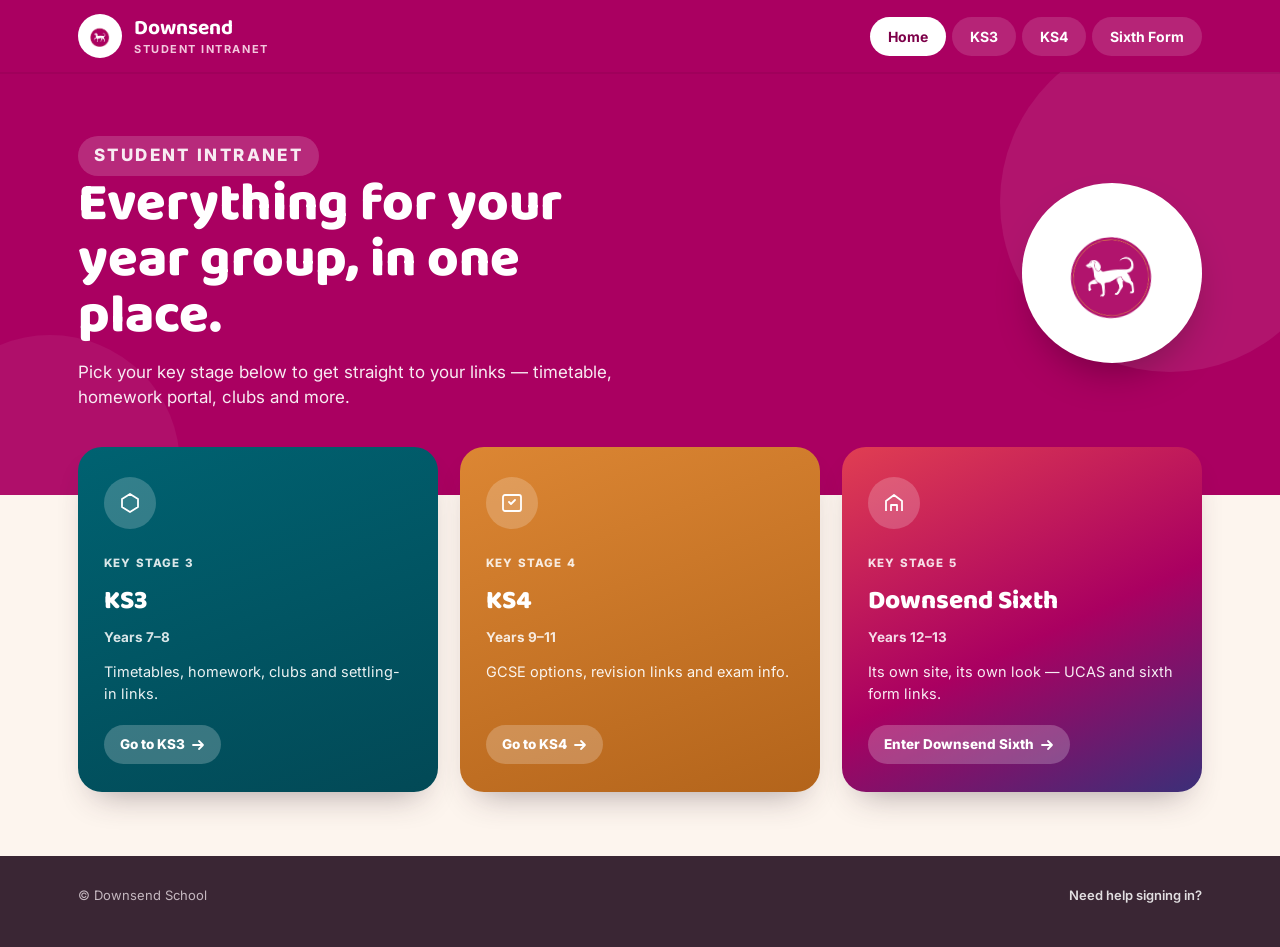
<file: index.html>
<!DOCTYPE html>
<html lang="en">
<head>
<meta charset="UTF-8">
<meta name="viewport" content="width=device-width, initial-scale=1.0">
<title>Downsend Intranet</title>
<link rel="stylesheet" href="assets/school.css">
</head>
<body>

<div class="topbar">
  <div class="topbar-inner">
    <a class="brand" href="index.html">
      <span class="badge-mini"><img src="assets/mascot-badge.png" alt=""></span>
      <span class="brand-word">Downsend
        <small>Student Intranet</small>
      </span>
    </a>
    <nav class="stage-nav" aria-label="Key stage">
      <a class="stage-pill current" href="index.html">Home</a>
      <a class="stage-pill" href="ks3.html">KS3</a>
      <a class="stage-pill" href="ks4.html">KS4</a>
      <a class="stage-pill" href="ks5.html">Sixth Form</a>
    </nav>
  </div>
</div>

<header class="hero">
  <div class="blob2"></div>
  <div class="wrap hero-inner">
    <div class="hero-copy">
      <p class="eyebrow">Student Intranet</p>
      <h1>Everything for your year group, in one place.</h1>
      <p>Pick your key stage below to get straight to your links — timetable, homework portal, clubs and more.</p>
    </div>
    <div class="hero-mascot"><img src="assets/mascot-badge.png" alt="Downsend School mascot"></div>
  </div>
</header>

<main class="wrap">
  <div class="stage-grid">

    <a class="stage-card ks3" href="ks3.html">
      <span class="icon-circle">
        <svg width="24" height="24" viewBox="0 0 24 24" fill="none"><path d="M12 3l8 5v8l-8 5-8-5V8l8-5z" stroke="#fff" stroke-width="1.8" stroke-linejoin="round"/></svg>
      </span>
      <span class="stage-badge">KEY STAGE 3</span>
      <h2>KS3</h2>
      <p class="years">Years 7–8</p>
      <p class="desc">Timetables, homework, clubs and settling-in links.</p>
      <span class="go">Go to KS3
        <svg width="14" height="14" viewBox="0 0 14 14" fill="none"><path d="M2 7h10M8 3l4 4-4 4" stroke="currentColor" stroke-width="1.8" stroke-linecap="round" stroke-linejoin="round"/></svg>
      </span>
    </a>

    <a class="stage-card ks4" href="ks4.html">
      <span class="icon-circle">
        <svg width="24" height="24" viewBox="0 0 24 24" fill="none"><path d="M9 11l2 2 4-4" stroke="#fff" stroke-width="1.8" stroke-linecap="round" stroke-linejoin="round"/><rect x="3" y="4" width="18" height="16" rx="2" stroke="#fff" stroke-width="1.8"/></svg>
      </span>
      <span class="stage-badge">KEY STAGE 4</span>
      <h2>KS4</h2>
      <p class="years">Years 9–11</p>
      <p class="desc">GCSE options, revision links and exam info.</p>
      <span class="go">Go to KS4
        <svg width="14" height="14" viewBox="0 0 14 14" fill="none"><path d="M2 7h10M8 3l4 4-4 4" stroke="currentColor" stroke-width="1.8" stroke-linecap="round" stroke-linejoin="round"/></svg>
      </span>
    </a>

    <a class="stage-card ks5" href="ks5.html">
      <span class="icon-circle">
        <svg width="24" height="24" viewBox="0 0 24 24" fill="none"><path d="M4 20V10l8-6 8 6v10M9 20v-6h6v6" stroke="#fff" stroke-width="1.8" stroke-linejoin="round"/></svg>
      </span>
      <span class="stage-badge">KEY STAGE 5</span>
      <h2>Downsend Sixth</h2>
      <p class="years">Years 12–13</p>
      <p class="desc">Its own site, its own look — UCAS and sixth form links.</p>
      <span class="go">Enter Downsend Sixth
        <svg width="14" height="14" viewBox="0 0 14 14" fill="none"><path d="M2 7h10M8 3l4 4-4 4" stroke="currentColor" stroke-width="1.8" stroke-linecap="round" stroke-linejoin="round"/></svg>
      </span>
    </a>

  </div>
</main>

<footer>
  <div class="wrap">
    <p>© Downsend School</p>
    <a href="#">Need help signing in?</a>
  </div>
</footer>

</body>
</html>
</file>
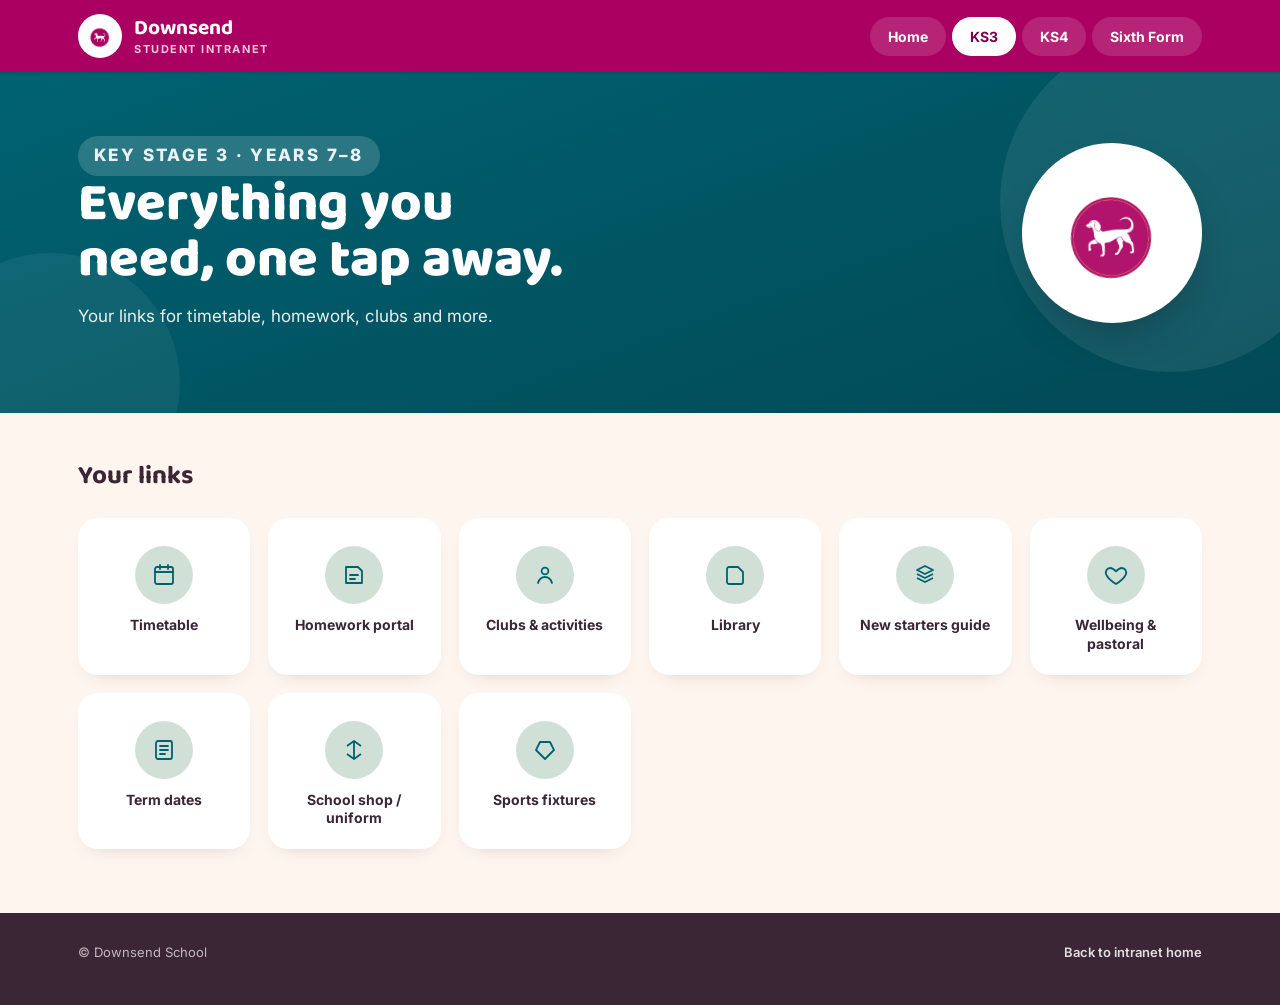
<file: ks3.html>
<!DOCTYPE html>
<html lang="en">
<head>
<meta charset="UTF-8">
<meta name="viewport" content="width=device-width, initial-scale=1.0">
<title>KS3 — Downsend Intranet</title>
<link rel="stylesheet" href="assets/school.css">
<style>
  :root{ --stage-accent:var(--teal); --stage-accent-soft:var(--sage); }
</style>
</head>
<body>

<div class="topbar">
  <div class="topbar-inner">
    <a class="brand" href="index.html">
      <span class="badge-mini"><img src="assets/mascot-badge.png" alt=""></span>
      <span class="brand-word">Downsend
        <small>Student Intranet</small>
      </span>
    </a>
    <nav class="stage-nav" aria-label="Key stage">
      <a class="stage-pill" href="index.html">Home</a>
      <a class="stage-pill current" href="ks3.html">KS3</a>
      <a class="stage-pill" href="ks4.html">KS4</a>
      <a class="stage-pill" href="ks5.html">Sixth Form</a>
    </nav>
  </div>
</div>

<header class="hero ks3-hero">
  <div class="blob2"></div>
  <div class="wrap hero-inner">
    <div class="hero-copy">
      <p class="eyebrow">Key Stage 3 · Years 7–8</p>
      <h1>Everything you need, one tap away.</h1>
      <p>Your links for timetable, homework, clubs and more.</p>
    </div>
    <div class="hero-mascot"><img src="assets/mascot-badge.png" alt="Downsend School mascot"></div>
  </div>
</header>

<main class="wrap">
  <section class="section" style="border-top:none;padding-top:44px;">
    <h2>Your links</h2>
    <div class="tile-grid">

      <a class="tile" href="#">
        <span class="icon-circle"><svg width="24" height="24" viewBox="0 0 24 24" fill="none"><rect x="3" y="4" width="18" height="17" rx="2" stroke="currentColor" stroke-width="1.8"/><path d="M3 9h18M8 2v4M16 2v4" stroke="currentColor" stroke-width="1.8" stroke-linecap="round"/></svg></span>
        <span>Timetable</span>
      </a>
      <a class="tile" href="#">
        <span class="icon-circle"><svg width="24" height="24" viewBox="0 0 24 24" fill="none"><path d="M4 4h12l4 4v12H4V4z" stroke="currentColor" stroke-width="1.8" stroke-linejoin="round"/><path d="M8 12h8M8 16h5" stroke="currentColor" stroke-width="1.8" stroke-linecap="round"/></svg></span>
        <span>Homework portal</span>
      </a>
      <a class="tile" href="#">
        <span class="icon-circle"><svg width="24" height="24" viewBox="0 0 24 24" fill="none"><circle cx="12" cy="8" r="3.4" stroke="currentColor" stroke-width="1.8"/><path d="M5 20c1.2-4 4-6 7-6s5.8 2 7 6" stroke="currentColor" stroke-width="1.8" stroke-linecap="round"/></svg></span>
        <span>Clubs &amp; activities</span>
      </a>
      <a class="tile" href="#">
        <span class="icon-circle"><svg width="24" height="24" viewBox="0 0 24 24" fill="none"><path d="M4 19V6a2 2 0 0 1 2-2h9l5 5v10a2 2 0 0 1-2 2H6a2 2 0 0 1-2-2z" stroke="currentColor" stroke-width="1.8" stroke-linejoin="round"/></svg></span>
        <span>Library</span>
      </a>
      <a class="tile" href="#">
        <span class="icon-circle"><svg width="24" height="24" viewBox="0 0 24 24" fill="none"><path d="M12 3l8 4-8 4-8-4 8-4zM4 11l8 4 8-4M4 15l8 4 8-4" stroke="currentColor" stroke-width="1.8" stroke-linejoin="round"/></svg></span>
        <span>New starters guide</span>
      </a>
      <a class="tile" href="#">
        <span class="icon-circle"><svg width="24" height="24" viewBox="0 0 24 24" fill="none"><path d="M12 21s-7-4.4-9.5-8.8C.7 8.7 2.6 5 6.3 5c2 0 3.4 1 5.7 3.3C14.3 6 15.7 5 17.7 5c3.7 0 5.6 3.7 3.8 7.2C19 16.6 12 21 12 21z" stroke="currentColor" stroke-width="1.8" stroke-linejoin="round"/></svg></span>
        <span>Wellbeing &amp; pastoral</span>
      </a>
      <a class="tile" href="#">
        <span class="icon-circle"><svg width="24" height="24" viewBox="0 0 24 24" fill="none"><rect x="4" y="3" width="16" height="18" rx="2" stroke="currentColor" stroke-width="1.8"/><path d="M8 8h8M8 12h8M8 16h5" stroke="currentColor" stroke-width="1.8" stroke-linecap="round"/></svg></span>
        <span>Term dates</span>
      </a>
      <a class="tile" href="#">
        <span class="icon-circle"><svg width="24" height="24" viewBox="0 0 24 24" fill="none"><path d="M12 3v18M5 8l7-5 7 5M5 16l7 5 7-5" stroke="currentColor" stroke-width="1.8" stroke-linejoin="round"/></svg></span>
        <span>School shop / uniform</span>
      </a>
      <a class="tile" href="#">
        <span class="icon-circle"><svg width="24" height="24" viewBox="0 0 24 24" fill="none"><path d="M3 12l4-8h10l4 8-9 9-9-9z" stroke="currentColor" stroke-width="1.8" stroke-linejoin="round"/></svg></span>
        <span>Sports fixtures</span>
      </a>

    </div>
  </section>
</main>

<footer>
  <div class="wrap">
    <p>© Downsend School</p>
    <a href="index.html">Back to intranet home</a>
  </div>
</footer>

</body>
</html>
</file>
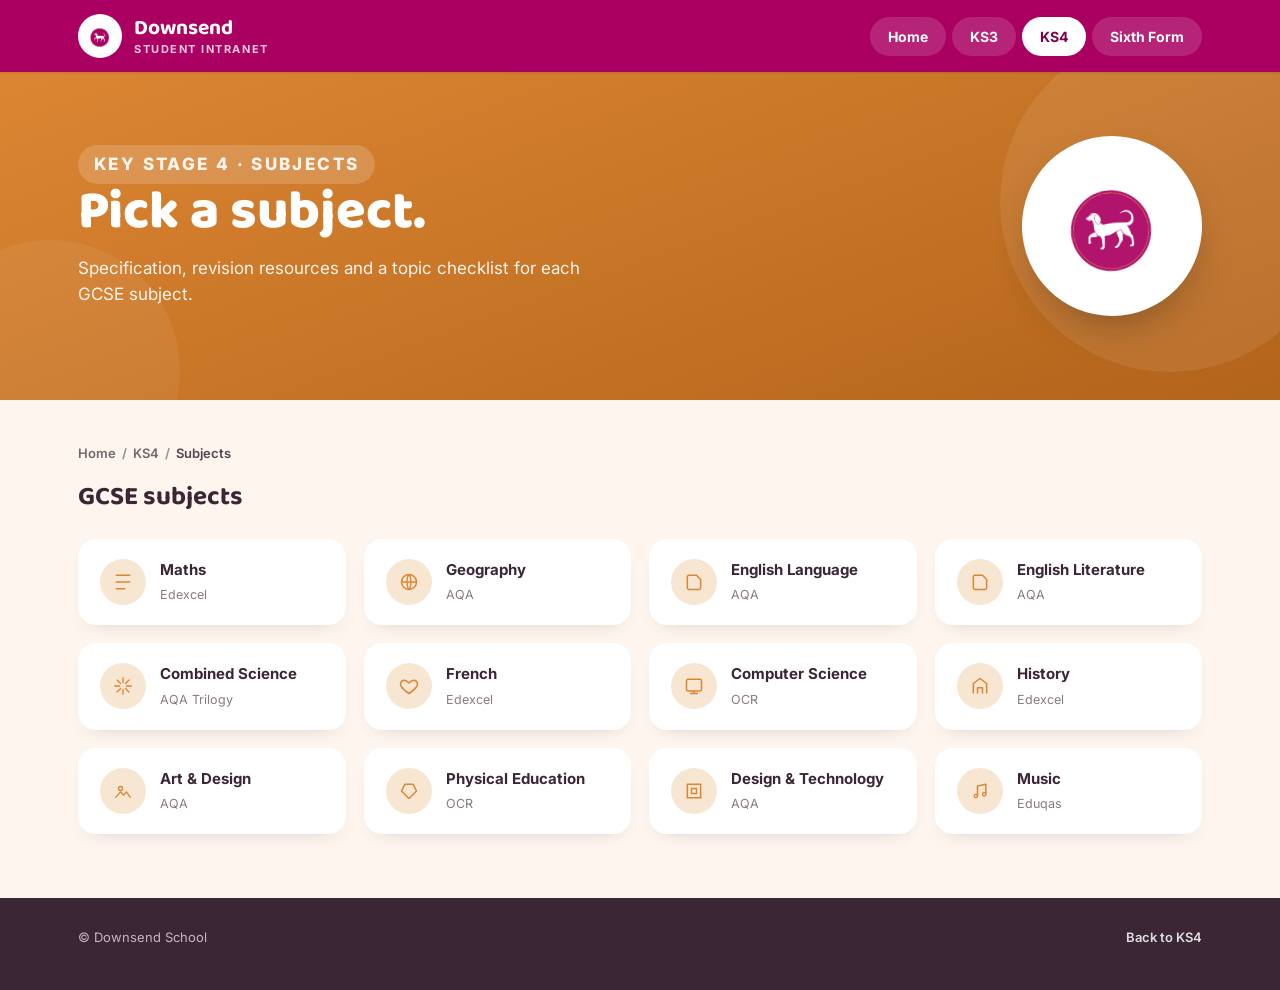
<file: ks4-subjects.html>
<!DOCTYPE html>
<html lang="en">
<head>
<meta charset="UTF-8">
<meta name="viewport" content="width=device-width, initial-scale=1.0">
<title>KS4 Subjects — Downsend Intranet</title>
<link rel="stylesheet" href="assets/school.css">
<style>
  :root{ --stage-accent:var(--amber); --stage-accent-soft:#f6e6d2; }
</style>
</head>
<body>

<div class="topbar">
  <div class="topbar-inner">
    <a class="brand" href="index.html">
      <span class="badge-mini"><img src="assets/mascot-badge.png" alt=""></span>
      <span class="brand-word">Downsend
        <small>Student Intranet</small>
      </span>
    </a>
    <nav class="stage-nav" aria-label="Key stage">
      <a class="stage-pill" href="index.html">Home</a>
      <a class="stage-pill" href="ks3.html">KS3</a>
      <a class="stage-pill current" href="ks4.html">KS4</a>
      <a class="stage-pill" href="ks5.html">Sixth Form</a>
    </nav>
  </div>
</div>

<header class="hero ks4-hero">
  <div class="blob2"></div>
  <div class="wrap hero-inner">
    <div class="hero-copy">
      <p class="eyebrow">Key Stage 4 · Subjects</p>
      <h1>Pick a subject.</h1>
      <p>Specification, revision resources and a topic checklist for each GCSE subject.</p>
    </div>
    <div class="hero-mascot"><img src="assets/mascot-badge.png" alt="Downsend School mascot"></div>
  </div>
</header>

<main class="wrap">
  <section class="section" style="border-top:none;padding-top:44px;">
    <p class="crumbs"><a href="index.html">Home</a><span class="sep">/</span><a href="ks4.html">KS4</a><span class="sep">/</span>Subjects</p>
    <h2>GCSE subjects</h2>
    <div class="tile-grid" style="grid-template-columns:repeat(auto-fill,minmax(220px,1fr));">

      <a class="subject-tile" href="subjects/maths.html">
        <span class="icon-circle"><svg width="20" height="20" viewBox="0 0 24 24" fill="none"><path d="M4 4h16M4 12h16M4 20h10" stroke="currentColor" stroke-width="1.8" stroke-linecap="round"/></svg></span>
        <span><strong>Maths</strong><span class="exam-board">Edexcel</span></span>
      </a>
      <a class="subject-tile" href="subjects/geography.html">
        <span class="icon-circle"><svg width="20" height="20" viewBox="0 0 24 24" fill="none"><circle cx="12" cy="12" r="9" stroke="currentColor" stroke-width="1.8"/><path d="M3 12h18M12 3c3 3 3 15 0 18M12 3c-3 3-3 15 0 18" stroke="currentColor" stroke-width="1.6"/></svg></span>
        <span><strong>Geography</strong><span class="exam-board">AQA</span></span>
      </a>
      <a class="subject-tile" href="#">
        <span class="icon-circle"><svg width="20" height="20" viewBox="0 0 24 24" fill="none"><path d="M4 19V6a2 2 0 0 1 2-2h9l5 5v10a2 2 0 0 1-2 2H6a2 2 0 0 1-2-2z" stroke="currentColor" stroke-width="1.8" stroke-linejoin="round"/></svg></span>
        <span><strong>English Language</strong><span class="exam-board">AQA</span></span>
      </a>
      <a class="subject-tile" href="#">
        <span class="icon-circle"><svg width="20" height="20" viewBox="0 0 24 24" fill="none"><path d="M4 19V6a2 2 0 0 1 2-2h9l5 5v10a2 2 0 0 1-2 2H6a2 2 0 0 1-2-2z" stroke="currentColor" stroke-width="1.8" stroke-linejoin="round"/></svg></span>
        <span><strong>English Literature</strong><span class="exam-board">AQA</span></span>
      </a>
      <a class="subject-tile" href="#">
        <span class="icon-circle"><svg width="20" height="20" viewBox="0 0 24 24" fill="none"><path d="M12 2v6M12 16v6M4.9 4.9l4.2 4.2M15 15l4.2 4.2M2 12h6M16 12h6M4.9 19.1l4.2-4.2M15 9l4.2-4.2" stroke="currentColor" stroke-width="1.6" stroke-linecap="round"/></svg></span>
        <span><strong>Combined Science</strong><span class="exam-board">AQA Trilogy</span></span>
      </a>
      <a class="subject-tile" href="#">
        <span class="icon-circle"><svg width="20" height="20" viewBox="0 0 24 24" fill="none"><path d="M12 21s-7-4.4-9.5-8.8C.7 8.7 2.6 5 6.3 5c2 0 3.4 1 5.7 3.3C14.3 6 15.7 5 17.7 5c3.7 0 5.6 3.7 3.8 7.2C19 16.6 12 21 12 21z" stroke="currentColor" stroke-width="1.8" stroke-linejoin="round"/></svg></span>
        <span><strong>French</strong><span class="exam-board">Edexcel</span></span>
      </a>
      <a class="subject-tile" href="#">
        <span class="icon-circle"><svg width="20" height="20" viewBox="0 0 24 24" fill="none"><rect x="3" y="4" width="18" height="14" rx="2" stroke="currentColor" stroke-width="1.8"/><path d="M8 21h8M12 18v3" stroke="currentColor" stroke-width="1.8" stroke-linecap="round"/></svg></span>
        <span><strong>Computer Science</strong><span class="exam-board">OCR</span></span>
      </a>
      <a class="subject-tile" href="#">
        <span class="icon-circle"><svg width="20" height="20" viewBox="0 0 24 24" fill="none"><path d="M4 21V9l8-6 8 6v12M9 21v-7h6v7" stroke="currentColor" stroke-width="1.8" stroke-linejoin="round"/></svg></span>
        <span><strong>History</strong><span class="exam-board">Edexcel</span></span>
      </a>
      <a class="subject-tile" href="#">
        <span class="icon-circle"><svg width="20" height="20" viewBox="0 0 24 24" fill="none"><circle cx="9" cy="9" r="2.4" stroke="currentColor" stroke-width="1.6"/><path d="M3 20l6-7 4 4 3-4 5 7" stroke="currentColor" stroke-width="1.6" stroke-linejoin="round"/></svg></span>
        <span><strong>Art &amp; Design</strong><span class="exam-board">AQA</span></span>
      </a>
      <a class="subject-tile" href="#">
        <span class="icon-circle"><svg width="20" height="20" viewBox="0 0 24 24" fill="none"><path d="M3 12l4-8h10l4 8-9 9-9-9z" stroke="currentColor" stroke-width="1.8" stroke-linejoin="round"/></svg></span>
        <span><strong>Physical Education</strong><span class="exam-board">OCR</span></span>
      </a>
      <a class="subject-tile" href="#">
        <span class="icon-circle"><svg width="20" height="20" viewBox="0 0 24 24" fill="none"><path d="M4 4h16v16H4z" stroke="currentColor" stroke-width="1.8"/><path d="M9 9h6v6H9z" stroke="currentColor" stroke-width="1.6"/></svg></span>
        <span><strong>Design &amp; Technology</strong><span class="exam-board">AQA</span></span>
      </a>
      <a class="subject-tile" href="#">
        <span class="icon-circle"><svg width="20" height="20" viewBox="0 0 24 24" fill="none"><path d="M9 18V6l10-2v12" stroke="currentColor" stroke-width="1.8" stroke-linejoin="round"/><circle cx="7" cy="18" r="2" stroke="currentColor" stroke-width="1.6"/><circle cx="17" cy="16" r="2" stroke="currentColor" stroke-width="1.6"/></svg></span>
        <span><strong>Music</strong><span class="exam-board">Eduqas</span></span>
      </a>

    </div>
  </section>
</main>

<footer>
  <div class="wrap">
    <p>© Downsend School</p>
    <a href="ks4.html">Back to KS4</a>
  </div>
</footer>

</body>
</html>
</file>
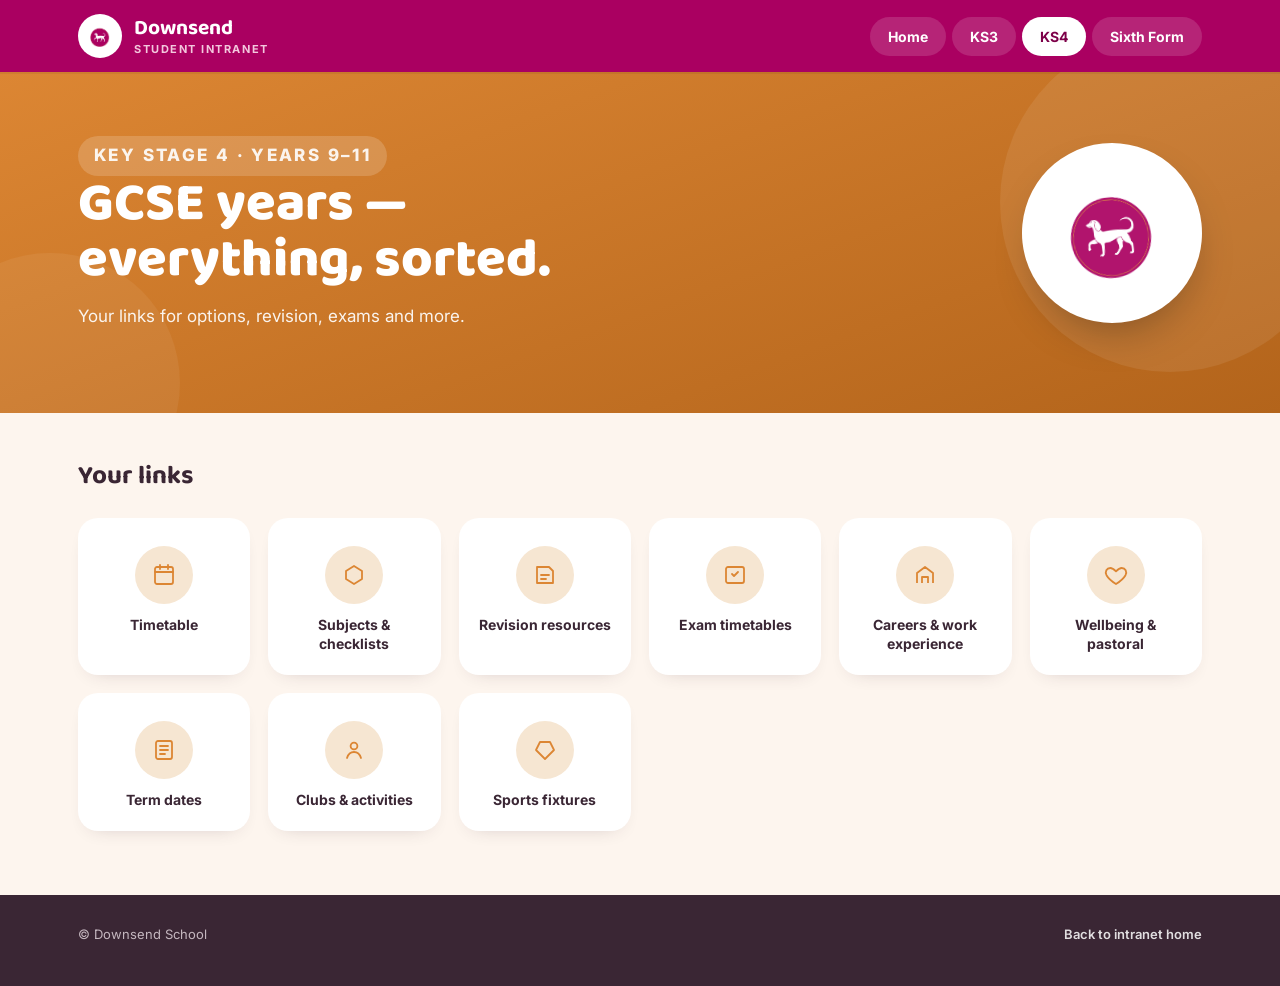
<file: ks4.html>
<!DOCTYPE html>
<html lang="en">
<head>
<meta charset="UTF-8">
<meta name="viewport" content="width=device-width, initial-scale=1.0">
<title>KS4 — Downsend Intranet</title>
<link rel="stylesheet" href="assets/school.css">
<style>
  :root{ --stage-accent:var(--amber); --stage-accent-soft:#f6e6d2; }
</style>
</head>
<body>

<div class="topbar">
  <div class="topbar-inner">
    <a class="brand" href="index.html">
      <span class="badge-mini"><img src="assets/mascot-badge.png" alt=""></span>
      <span class="brand-word">Downsend
        <small>Student Intranet</small>
      </span>
    </a>
    <nav class="stage-nav" aria-label="Key stage">
      <a class="stage-pill" href="index.html">Home</a>
      <a class="stage-pill" href="ks3.html">KS3</a>
      <a class="stage-pill current" href="ks4.html">KS4</a>
      <a class="stage-pill" href="ks5.html">Sixth Form</a>
    </nav>
  </div>
</div>

<header class="hero ks4-hero">
  <div class="blob2"></div>
  <div class="wrap hero-inner">
    <div class="hero-copy">
      <p class="eyebrow">Key Stage 4 · Years 9–11</p>
      <h1>GCSE years — everything, sorted.</h1>
      <p>Your links for options, revision, exams and more.</p>
    </div>
    <div class="hero-mascot"><img src="assets/mascot-badge.png" alt="Downsend School mascot"></div>
  </div>
</header>

<main class="wrap">
  <section class="section" style="border-top:none;padding-top:44px;">
    <h2>Your links</h2>
    <div class="tile-grid">

      <a class="tile" href="#">
        <span class="icon-circle"><svg width="24" height="24" viewBox="0 0 24 24" fill="none"><rect x="3" y="4" width="18" height="17" rx="2" stroke="currentColor" stroke-width="1.8"/><path d="M3 9h18M8 2v4M16 2v4" stroke="currentColor" stroke-width="1.8" stroke-linecap="round"/></svg></span>
        <span>Timetable</span>
      </a>
      <a class="tile" href="ks4-subjects.html">
        <span class="icon-circle"><svg width="24" height="24" viewBox="0 0 24 24" fill="none"><path d="M12 3l8 5v8l-8 5-8-5V8l8-5z" stroke="currentColor" stroke-width="1.8" stroke-linejoin="round"/></svg></span>
        <span>Subjects &amp; checklists</span>
      </a>
      <a class="tile" href="#">
        <span class="icon-circle"><svg width="24" height="24" viewBox="0 0 24 24" fill="none"><path d="M4 4h12l4 4v12H4V4z" stroke="currentColor" stroke-width="1.8" stroke-linejoin="round"/><path d="M8 12h8M8 16h5" stroke="currentColor" stroke-width="1.8" stroke-linecap="round"/></svg></span>
        <span>Revision resources</span>
      </a>
      <a class="tile" href="#">
        <span class="icon-circle"><svg width="24" height="24" viewBox="0 0 24 24" fill="none"><path d="M9 11l2 2 4-4" stroke="currentColor" stroke-width="1.8" stroke-linecap="round" stroke-linejoin="round"/><rect x="3" y="4" width="18" height="16" rx="2" stroke="currentColor" stroke-width="1.8"/></svg></span>
        <span>Exam timetables</span>
      </a>
      <a class="tile" href="#">
        <span class="icon-circle"><svg width="24" height="24" viewBox="0 0 24 24" fill="none"><path d="M4 20V10l8-6 8 6v10M9 20v-6h6v6" stroke="currentColor" stroke-width="1.8" stroke-linejoin="round"/></svg></span>
        <span>Careers &amp; work experience</span>
      </a>
      <a class="tile" href="#">
        <span class="icon-circle"><svg width="24" height="24" viewBox="0 0 24 24" fill="none"><path d="M12 21s-7-4.4-9.5-8.8C.7 8.7 2.6 5 6.3 5c2 0 3.4 1 5.7 3.3C14.3 6 15.7 5 17.7 5c3.7 0 5.6 3.7 3.8 7.2C19 16.6 12 21 12 21z" stroke="currentColor" stroke-width="1.8" stroke-linejoin="round"/></svg></span>
        <span>Wellbeing &amp; pastoral</span>
      </a>
      <a class="tile" href="#">
        <span class="icon-circle"><svg width="24" height="24" viewBox="0 0 24 24" fill="none"><rect x="4" y="3" width="16" height="18" rx="2" stroke="currentColor" stroke-width="1.8"/><path d="M8 8h8M8 12h8M8 16h5" stroke="currentColor" stroke-width="1.8" stroke-linecap="round"/></svg></span>
        <span>Term dates</span>
      </a>
      <a class="tile" href="#">
        <span class="icon-circle"><svg width="24" height="24" viewBox="0 0 24 24" fill="none"><circle cx="12" cy="8" r="3.4" stroke="currentColor" stroke-width="1.8"/><path d="M5 20c1.2-4 4-6 7-6s5.8 2 7 6" stroke="currentColor" stroke-width="1.8" stroke-linecap="round"/></svg></span>
        <span>Clubs &amp; activities</span>
      </a>
      <a class="tile" href="#">
        <span class="icon-circle"><svg width="24" height="24" viewBox="0 0 24 24" fill="none"><path d="M3 12l4-8h10l4 8-9 9-9-9z" stroke="currentColor" stroke-width="1.8" stroke-linejoin="round"/></svg></span>
        <span>Sports fixtures</span>
      </a>

    </div>
  </section>
</main>

<footer>
  <div class="wrap">
    <p>© Downsend School</p>
    <a href="index.html">Back to intranet home</a>
  </div>
</footer>

</body>
</html>
</file>
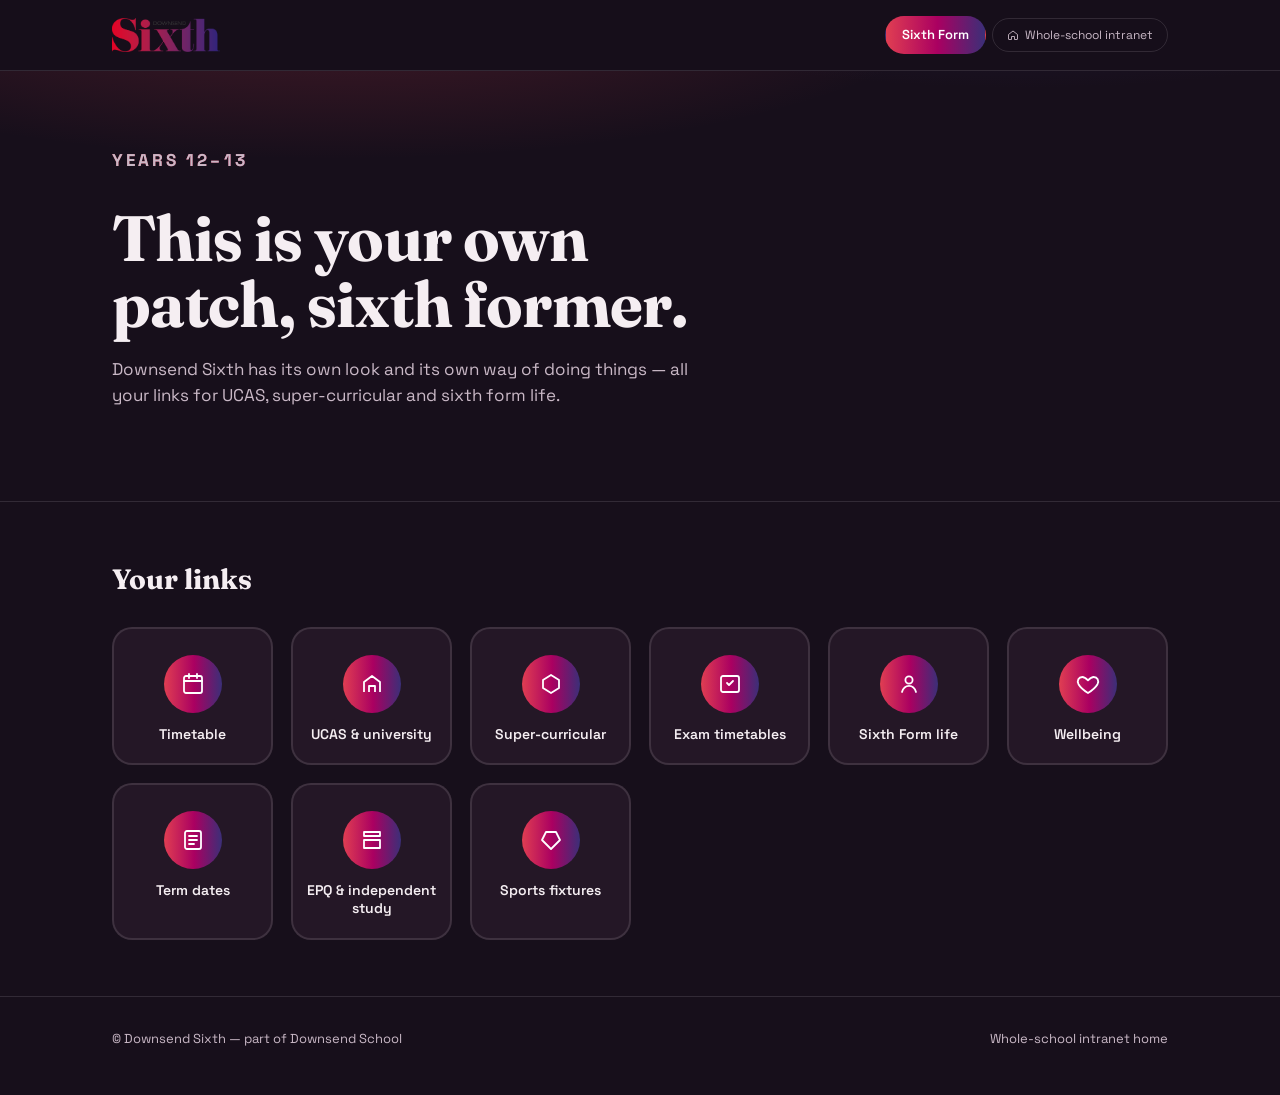
<file: ks5.html>
<!DOCTYPE html>
<html lang="en">
<head>
<meta charset="UTF-8">
<meta name="viewport" content="width=device-width, initial-scale=1.0">
<title>Downsend Sixth</title>
<link rel="stylesheet" href="assets/sixth.css">
</head>
<body>

<div class="topbar">
  <div class="topbar-inner">
    <a class="brand" href="ks5.html">
      <img src="assets/sixth-logo.png" alt="Downsend Sixth logo">
    </a>
    <nav class="stage-nav" aria-label="Key stage">
      <a class="stage-pill current" href="ks5.html">Sixth Form</a>
      <a class="parent-link" href="index.html">
        <svg width="12" height="12" viewBox="0 0 24 24" fill="none"><path d="M3 11l9-7 9 7v9a1 1 0 0 1-1 1h-5v-6H9v6H4a1 1 0 0 1-1-1v-9z" stroke="currentColor" stroke-width="1.8" stroke-linejoin="round"/></svg>
        Whole-school intranet
      </a>
    </nav>
  </div>
</div>

<header class="hero">
  <div class="wrap hero-inner">
    <p class="eyebrow">Years 12–13</p>
    <h1>This is your own patch, sixth former.</h1>
    <p>Downsend Sixth has its own look and its own way of doing things — all your links for UCAS, super-curricular and sixth form life.</p>
  </div>
</header>

<main class="wrap">
  <section class="section" style="border-top:none;">
    <div class="section-head"><h2>Your links</h2></div>
    <div class="tile-grid">

      <a class="tile" href="#">
        <span class="icon-circle"><svg width="24" height="24" viewBox="0 0 24 24" fill="none"><rect x="3" y="4" width="18" height="17" rx="2" stroke="#fff" stroke-width="1.8"/><path d="M3 9h18M8 2v4M16 2v4" stroke="#fff" stroke-width="1.8" stroke-linecap="round"/></svg></span>
        <span>Timetable</span>
      </a>
      <a class="tile" href="#">
        <span class="icon-circle"><svg width="24" height="24" viewBox="0 0 24 24" fill="none"><path d="M4 20V10l8-6 8 6v10M9 20v-6h6v6" stroke="#fff" stroke-width="1.8" stroke-linejoin="round"/></svg></span>
        <span>UCAS &amp; university</span>
      </a>
      <a class="tile" href="#">
        <span class="icon-circle"><svg width="24" height="24" viewBox="0 0 24 24" fill="none"><path d="M12 3l8 5v8l-8 5-8-5V8l8-5z" stroke="#fff" stroke-width="1.8" stroke-linejoin="round"/></svg></span>
        <span>Super-curricular</span>
      </a>
      <a class="tile" href="#">
        <span class="icon-circle"><svg width="24" height="24" viewBox="0 0 24 24" fill="none"><path d="M9 11l2 2 4-4" stroke="#fff" stroke-width="1.8" stroke-linecap="round" stroke-linejoin="round"/><rect x="3" y="4" width="18" height="16" rx="2" stroke="#fff" stroke-width="1.8"/></svg></span>
        <span>Exam timetables</span>
      </a>
      <a class="tile" href="#">
        <span class="icon-circle"><svg width="24" height="24" viewBox="0 0 24 24" fill="none"><circle cx="12" cy="8" r="3.6" stroke="#fff" stroke-width="1.8"/><path d="M5 20c1.2-4.2 4-6.2 7-6.2s5.8 2 7 6.2" stroke="#fff" stroke-width="1.8" stroke-linecap="round"/></svg></span>
        <span>Sixth Form life</span>
      </a>
      <a class="tile" href="#">
        <span class="icon-circle"><svg width="24" height="24" viewBox="0 0 24 24" fill="none"><path d="M12 21s-7-4.4-9.5-8.8C.7 8.7 2.6 5 6.3 5c2 0 3.4 1 5.7 3.3C14.3 6 15.7 5 17.7 5c3.7 0 5.6 3.7 3.8 7.2C19 16.6 12 21 12 21z" stroke="#fff" stroke-width="1.8" stroke-linejoin="round"/></svg></span>
        <span>Wellbeing</span>
      </a>
      <a class="tile" href="#">
        <span class="icon-circle"><svg width="24" height="24" viewBox="0 0 24 24" fill="none"><rect x="4" y="3" width="16" height="18" rx="2" stroke="#fff" stroke-width="1.8"/><path d="M8 8h8M8 12h8M8 16h5" stroke="#fff" stroke-width="1.8" stroke-linecap="round"/></svg></span>
        <span>Term dates</span>
      </a>
      <a class="tile" href="#">
        <span class="icon-circle"><svg width="24" height="24" viewBox="0 0 24 24" fill="none"><path d="M4 4h16v4H4zM4 12h16v8H4z" stroke="#fff" stroke-width="1.8" stroke-linejoin="round"/></svg></span>
        <span>EPQ &amp; independent study</span>
      </a>
      <a class="tile" href="#">
        <span class="icon-circle"><svg width="24" height="24" viewBox="0 0 24 24" fill="none"><path d="M3 12l4-8h10l4 8-9 9-9-9z" stroke="#fff" stroke-width="1.8" stroke-linejoin="round"/></svg></span>
        <span>Sports fixtures</span>
      </a>

    </div>
  </section>
</main>

<footer>
  <div class="wrap">
    <p>© Downsend Sixth — part of Downsend School</p>
    <a href="index.html">Whole-school intranet home</a>
  </div>
</footer>

</body>
</html>
</file>
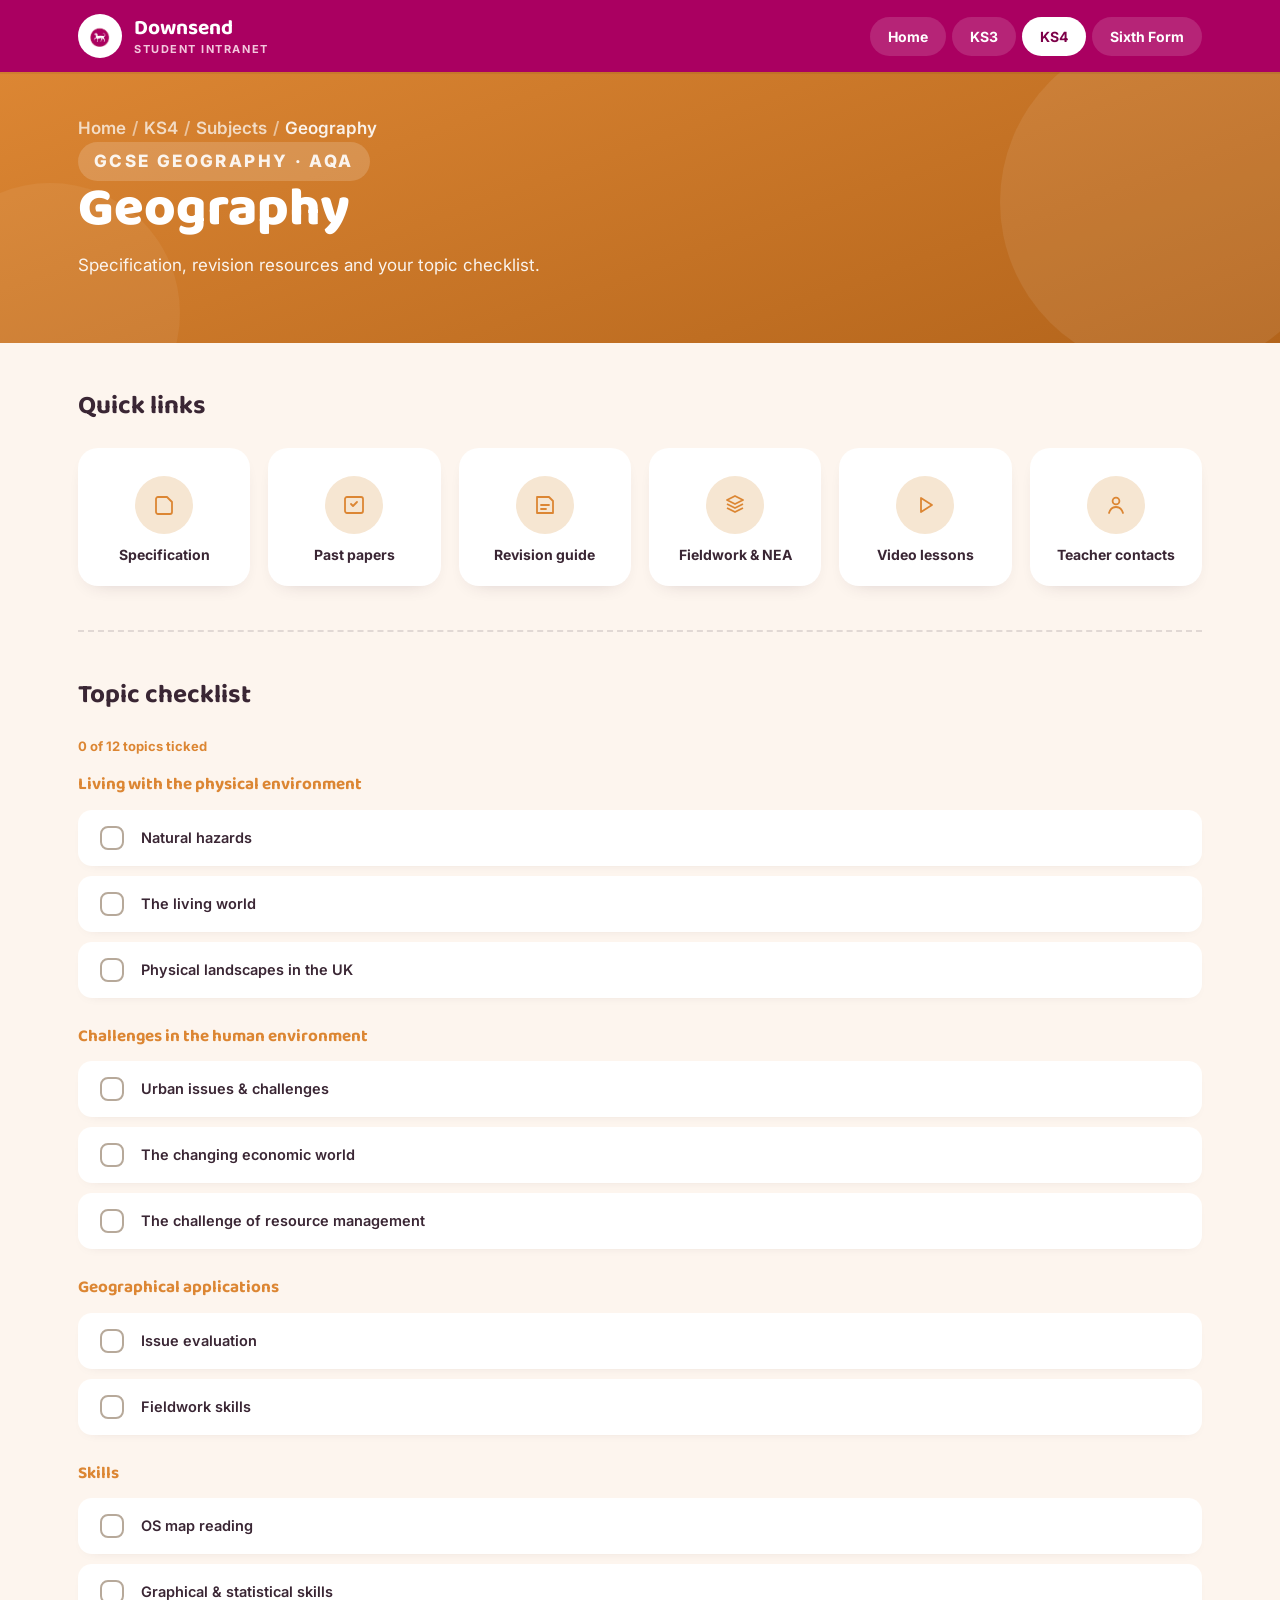
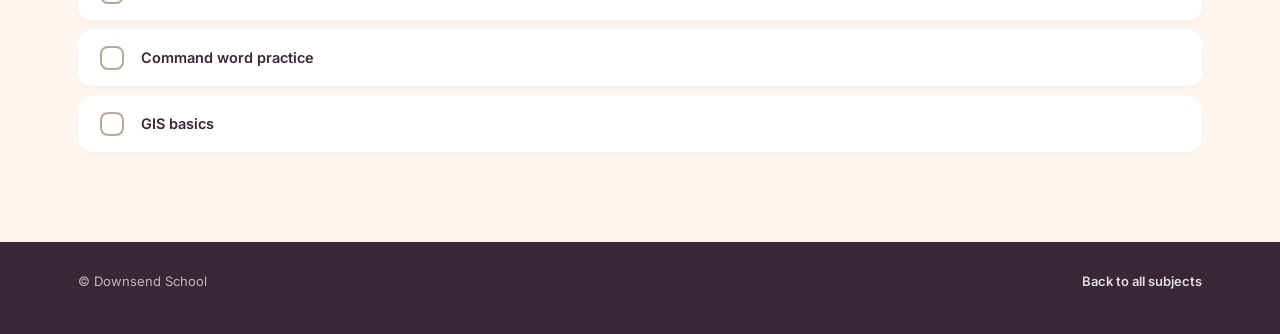
<file: subjects/geography.html>
<!DOCTYPE html>
<html lang="en">
<head>
<meta charset="UTF-8">
<meta name="viewport" content="width=device-width, initial-scale=1.0">
<title>Geography — KS4 — Downsend Intranet</title>
<link rel="stylesheet" href="../assets/school.css">
<style>
  :root{ --stage-accent:var(--amber); --stage-accent-soft:#f6e6d2; }
</style>
</head>
<body>

<div class="topbar">
  <div class="topbar-inner">
    <a class="brand" href="../index.html">
      <span class="badge-mini"><img src="../assets/mascot-badge.png" alt=""></span>
      <span class="brand-word">Downsend
        <small>Student Intranet</small>
      </span>
    </a>
    <nav class="stage-nav" aria-label="Key stage">
      <a class="stage-pill" href="../index.html">Home</a>
      <a class="stage-pill" href="../ks3.html">KS3</a>
      <a class="stage-pill current" href="../ks4.html">KS4</a>
      <a class="stage-pill" href="../ks5.html">Sixth Form</a>
    </nav>
  </div>
</div>

<header class="hero ks4-hero" style="padding:44px 0 64px;">
  <div class="blob2"></div>
  <div class="wrap hero-inner">
    <div class="hero-copy">
      <p class="crumbs" style="color:#fff;opacity:0.9;"><a href="../index.html">Home</a><span class="sep">/</span><a href="../ks4.html">KS4</a><span class="sep">/</span><a href="../ks4-subjects.html">Subjects</a><span class="sep">/</span>Geography</p>
      <p class="eyebrow">GCSE Geography · AQA</p>
      <h1>Geography</h1>
      <p>Specification, revision resources and your topic checklist.</p>
    </div>
  </div>
</header>

<main class="wrap">

  <section class="section" style="border-top:none;padding-top:44px;">
    <h2>Quick links</h2>
    <div class="tile-grid">
      <a class="tile" href="#">
        <span class="icon-circle"><svg width="24" height="24" viewBox="0 0 24 24" fill="none"><path d="M4 19V6a2 2 0 0 1 2-2h9l5 5v10a2 2 0 0 1-2 2H6a2 2 0 0 1-2-2z" stroke="currentColor" stroke-width="1.8" stroke-linejoin="round"/></svg></span>
        <span>Specification</span>
      </a>
      <a class="tile" href="#">
        <span class="icon-circle"><svg width="24" height="24" viewBox="0 0 24 24" fill="none"><path d="M9 11l2 2 4-4" stroke="currentColor" stroke-width="1.8" stroke-linecap="round" stroke-linejoin="round"/><rect x="3" y="4" width="18" height="16" rx="2" stroke="currentColor" stroke-width="1.8"/></svg></span>
        <span>Past papers</span>
      </a>
      <a class="tile" href="#">
        <span class="icon-circle"><svg width="24" height="24" viewBox="0 0 24 24" fill="none"><path d="M4 4h12l4 4v12H4V4z" stroke="currentColor" stroke-width="1.8" stroke-linejoin="round"/><path d="M8 12h8M8 16h5" stroke="currentColor" stroke-width="1.8" stroke-linecap="round"/></svg></span>
        <span>Revision guide</span>
      </a>
      <a class="tile" href="#">
        <span class="icon-circle"><svg width="24" height="24" viewBox="0 0 24 24" fill="none"><path d="M12 3l8 4-8 4-8-4 8-4zM4 11l8 4 8-4M4 15l8 4 8-4" stroke="currentColor" stroke-width="1.8" stroke-linejoin="round"/></svg></span>
        <span>Fieldwork &amp; NEA</span>
      </a>
      <a class="tile" href="#">
        <span class="icon-circle"><svg width="24" height="24" viewBox="0 0 24 24" fill="none"><path d="M8 5v14l11-7z" stroke="currentColor" stroke-width="1.8" stroke-linejoin="round"/></svg></span>
        <span>Video lessons</span>
      </a>
      <a class="tile" href="#">
        <span class="icon-circle"><svg width="24" height="24" viewBox="0 0 24 24" fill="none"><circle cx="12" cy="8" r="3.4" stroke="currentColor" stroke-width="1.8"/><path d="M5 20c1.2-4 4-6 7-6s5.8 2 7 6" stroke="currentColor" stroke-width="1.8" stroke-linecap="round"/></svg></span>
        <span>Teacher contacts</span>
      </a>
    </div>
  </section>

  <section class="section">
    <h2>Topic checklist</h2>
    <p class="checklist-progress" id="progress">0 of 12 topics ticked</p>

    <div class="checklist-group">
      <h3>Living with the physical environment</h3>
      <ul class="checklist">
        <li><label><input type="checkbox"><span class="item-text">Natural hazards</span></label></li>
        <li><label><input type="checkbox"><span class="item-text">The living world</span></label></li>
        <li><label><input type="checkbox"><span class="item-text">Physical landscapes in the UK</span></label></li>
      </ul>
    </div>

    <div class="checklist-group">
      <h3>Challenges in the human environment</h3>
      <ul class="checklist">
        <li><label><input type="checkbox"><span class="item-text">Urban issues &amp; challenges</span></label></li>
        <li><label><input type="checkbox"><span class="item-text">The changing economic world</span></label></li>
        <li><label><input type="checkbox"><span class="item-text">The challenge of resource management</span></label></li>
      </ul>
    </div>

    <div class="checklist-group">
      <h3>Geographical applications</h3>
      <ul class="checklist">
        <li><label><input type="checkbox"><span class="item-text">Issue evaluation</span></label></li>
        <li><label><input type="checkbox"><span class="item-text">Fieldwork skills</span></label></li>
      </ul>
    </div>

    <div class="checklist-group">
      <h3>Skills</h3>
      <ul class="checklist">
        <li><label><input type="checkbox"><span class="item-text">OS map reading</span></label></li>
        <li><label><input type="checkbox"><span class="item-text">Graphical &amp; statistical skills</span></label></li>
        <li><label><input type="checkbox"><span class="item-text">Command word practice</span></label></li>
        <li><label><input type="checkbox"><span class="item-text">GIS basics</span></label></li>
      </ul>
    </div>
  </section>

</main>

<footer>
  <div class="wrap">
    <p>© Downsend School</p>
    <a href="../ks4-subjects.html">Back to all subjects</a>
  </div>
</footer>

<script>
  const boxes = document.querySelectorAll('.checklist input[type=checkbox]');
  const progress = document.getElementById('progress');
  const total = boxes.length;
  function update(){
    const checked = document.querySelectorAll('.checklist input[type=checkbox]:checked').length;
    progress.textContent = checked + ' of ' + total + ' topics ticked';
  }
  boxes.forEach(b => b.addEventListener('change', update));
  update();
</script>

</body>
</html>
</file>
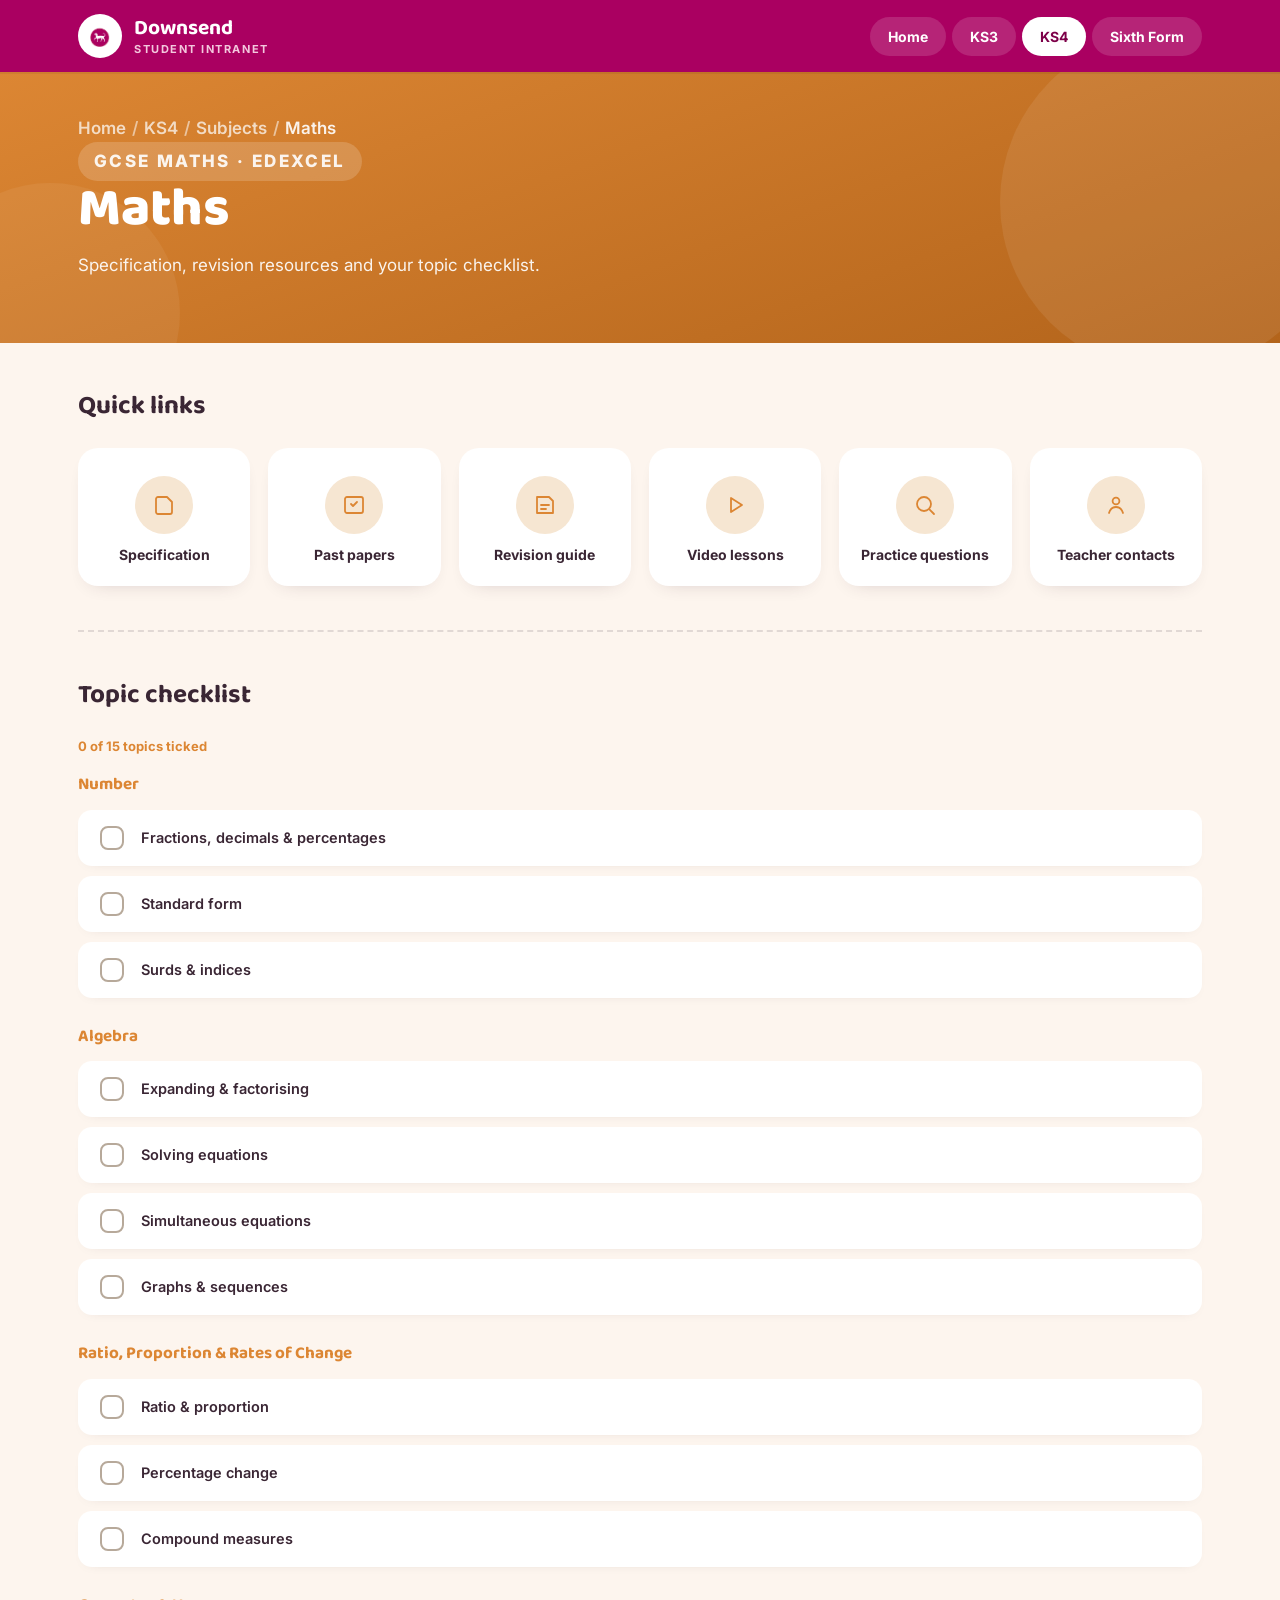
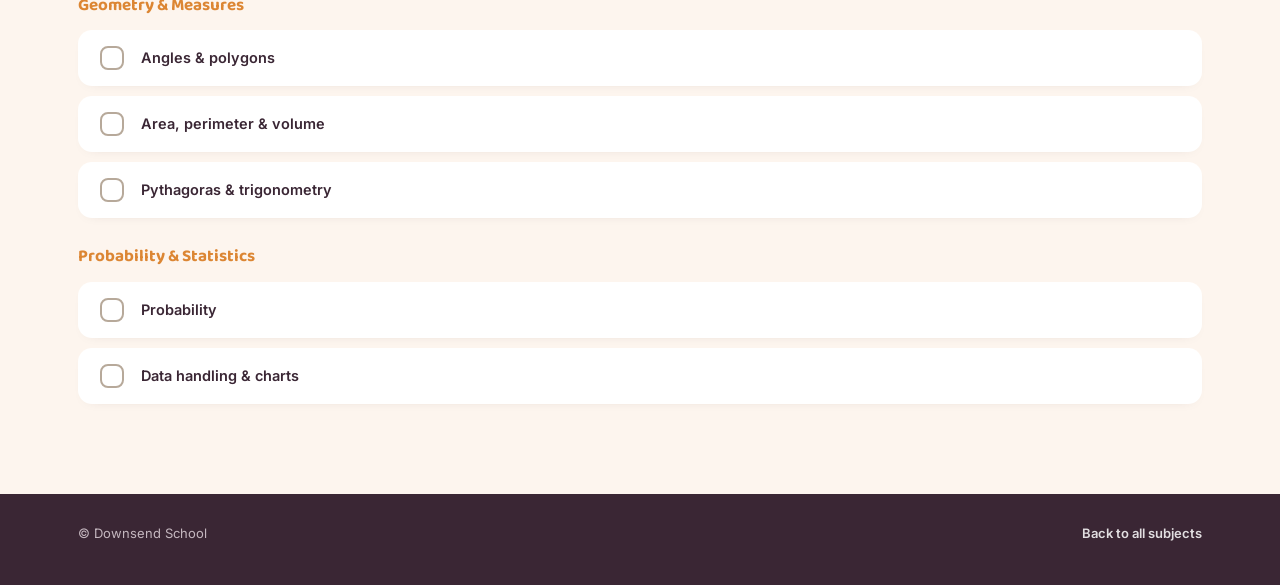
<file: subjects/maths.html>
<!DOCTYPE html>
<html lang="en">
<head>
<meta charset="UTF-8">
<meta name="viewport" content="width=device-width, initial-scale=1.0">
<title>Maths — KS4 — Downsend Intranet</title>
<link rel="stylesheet" href="../assets/school.css">
<style>
  :root{ --stage-accent:var(--amber); --stage-accent-soft:#f6e6d2; }
</style>
</head>
<body>

<div class="topbar">
  <div class="topbar-inner">
    <a class="brand" href="../index.html">
      <span class="badge-mini"><img src="../assets/mascot-badge.png" alt=""></span>
      <span class="brand-word">Downsend
        <small>Student Intranet</small>
      </span>
    </a>
    <nav class="stage-nav" aria-label="Key stage">
      <a class="stage-pill" href="../index.html">Home</a>
      <a class="stage-pill" href="../ks3.html">KS3</a>
      <a class="stage-pill current" href="../ks4.html">KS4</a>
      <a class="stage-pill" href="../ks5.html">Sixth Form</a>
    </nav>
  </div>
</div>

<header class="hero ks4-hero" style="padding:44px 0 64px;">
  <div class="blob2"></div>
  <div class="wrap hero-inner">
    <div class="hero-copy">
      <p class="crumbs" style="color:#fff;opacity:0.9;"><a href="../index.html">Home</a><span class="sep">/</span><a href="../ks4.html">KS4</a><span class="sep">/</span><a href="../ks4-subjects.html">Subjects</a><span class="sep">/</span>Maths</p>
      <p class="eyebrow">GCSE Maths · Edexcel</p>
      <h1>Maths</h1>
      <p>Specification, revision resources and your topic checklist.</p>
    </div>
  </div>
</header>

<main class="wrap">

  <section class="section" style="border-top:none;padding-top:44px;">
    <h2>Quick links</h2>
    <div class="tile-grid">
      <a class="tile" href="#">
        <span class="icon-circle"><svg width="24" height="24" viewBox="0 0 24 24" fill="none"><path d="M4 19V6a2 2 0 0 1 2-2h9l5 5v10a2 2 0 0 1-2 2H6a2 2 0 0 1-2-2z" stroke="currentColor" stroke-width="1.8" stroke-linejoin="round"/></svg></span>
        <span>Specification</span>
      </a>
      <a class="tile" href="#">
        <span class="icon-circle"><svg width="24" height="24" viewBox="0 0 24 24" fill="none"><path d="M9 11l2 2 4-4" stroke="currentColor" stroke-width="1.8" stroke-linecap="round" stroke-linejoin="round"/><rect x="3" y="4" width="18" height="16" rx="2" stroke="currentColor" stroke-width="1.8"/></svg></span>
        <span>Past papers</span>
      </a>
      <a class="tile" href="#">
        <span class="icon-circle"><svg width="24" height="24" viewBox="0 0 24 24" fill="none"><path d="M4 4h12l4 4v12H4V4z" stroke="currentColor" stroke-width="1.8" stroke-linejoin="round"/><path d="M8 12h8M8 16h5" stroke="currentColor" stroke-width="1.8" stroke-linecap="round"/></svg></span>
        <span>Revision guide</span>
      </a>
      <a class="tile" href="#">
        <span class="icon-circle"><svg width="24" height="24" viewBox="0 0 24 24" fill="none"><path d="M8 5v14l11-7z" stroke="currentColor" stroke-width="1.8" stroke-linejoin="round"/></svg></span>
        <span>Video lessons</span>
      </a>
      <a class="tile" href="#">
        <span class="icon-circle"><svg width="24" height="24" viewBox="0 0 24 24" fill="none"><circle cx="11" cy="11" r="7" stroke="currentColor" stroke-width="1.8"/><path d="M21 21l-4.35-4.35" stroke="currentColor" stroke-width="1.8" stroke-linecap="round"/></svg></span>
        <span>Practice questions</span>
      </a>
      <a class="tile" href="#">
        <span class="icon-circle"><svg width="24" height="24" viewBox="0 0 24 24" fill="none"><circle cx="12" cy="8" r="3.4" stroke="currentColor" stroke-width="1.8"/><path d="M5 20c1.2-4 4-6 7-6s5.8 2 7 6" stroke="currentColor" stroke-width="1.8" stroke-linecap="round"/></svg></span>
        <span>Teacher contacts</span>
      </a>
    </div>
  </section>

  <section class="section">
    <h2>Topic checklist</h2>
    <p class="checklist-progress" id="progress">0 of 15 topics ticked</p>

    <div class="checklist-group">
      <h3>Number</h3>
      <ul class="checklist">
        <li><label><input type="checkbox"><span class="item-text">Fractions, decimals &amp; percentages</span></label></li>
        <li><label><input type="checkbox"><span class="item-text">Standard form</span></label></li>
        <li><label><input type="checkbox"><span class="item-text">Surds &amp; indices</span></label></li>
      </ul>
    </div>

    <div class="checklist-group">
      <h3>Algebra</h3>
      <ul class="checklist">
        <li><label><input type="checkbox"><span class="item-text">Expanding &amp; factorising</span></label></li>
        <li><label><input type="checkbox"><span class="item-text">Solving equations</span></label></li>
        <li><label><input type="checkbox"><span class="item-text">Simultaneous equations</span></label></li>
        <li><label><input type="checkbox"><span class="item-text">Graphs &amp; sequences</span></label></li>
      </ul>
    </div>

    <div class="checklist-group">
      <h3>Ratio, Proportion &amp; Rates of Change</h3>
      <ul class="checklist">
        <li><label><input type="checkbox"><span class="item-text">Ratio &amp; proportion</span></label></li>
        <li><label><input type="checkbox"><span class="item-text">Percentage change</span></label></li>
        <li><label><input type="checkbox"><span class="item-text">Compound measures</span></label></li>
      </ul>
    </div>

    <div class="checklist-group">
      <h3>Geometry &amp; Measures</h3>
      <ul class="checklist">
        <li><label><input type="checkbox"><span class="item-text">Angles &amp; polygons</span></label></li>
        <li><label><input type="checkbox"><span class="item-text">Area, perimeter &amp; volume</span></label></li>
        <li><label><input type="checkbox"><span class="item-text">Pythagoras &amp; trigonometry</span></label></li>
      </ul>
    </div>

    <div class="checklist-group">
      <h3>Probability &amp; Statistics</h3>
      <ul class="checklist">
        <li><label><input type="checkbox"><span class="item-text">Probability</span></label></li>
        <li><label><input type="checkbox"><span class="item-text">Data handling &amp; charts</span></label></li>
      </ul>
    </div>
  </section>

</main>

<footer>
  <div class="wrap">
    <p>© Downsend School</p>
    <a href="../ks4-subjects.html">Back to all subjects</a>
  </div>
</footer>

<script>
  const boxes = document.querySelectorAll('.checklist input[type=checkbox]');
  const progress = document.getElementById('progress');
  const total = boxes.length;
  function update(){
    const checked = document.querySelectorAll('.checklist input[type=checkbox]:checked').length;
    progress.textContent = checked + ' of ' + total + ' topics ticked';
  }
  boxes.forEach(b => b.addEventListener('change', update));
  update();
</script>

</body>
</html>
</file>
<file: assets/school.css>
@import url('https://fonts.googleapis.com/css2?family=Baloo+2:wght@500;600;700;800&family=Inter:wght@400;500;600;700;800&display=swap');

:root{
  --ink:#3a2634;
  --magenta:#aa0061;
  --magenta-deep:#7d0049;
  --coral:#e03e52;
  --amber:#dc8633;
  --taupe:#b7a99a;
  --sage:#d1e0d7;
  --teal:#006271;
  --sky:#90bde4;
  --cream:#fdf5ee;
  --paper:#ffffff;
  --focus:#006271;
}

*{box-sizing:border-box;}
html{-webkit-font-smoothing:antialiased;}
body{
  margin:0;
  background:var(--cream);
  color:var(--ink);
  font-family:'Inter',sans-serif;
  line-height:1.5;
}
@media (prefers-reduced-motion: reduce){
  *{animation-duration:0.001ms !important; transition-duration:0.001ms !important;}
}
a{color:inherit;}
a:focus-visible, button:focus-visible{
  outline:3px solid var(--focus);
  outline-offset:3px;
  border-radius:4px;
}
img{max-width:100%;}
.wrap{max-width:1180px;margin:0 auto;padding:0 28px;}

/* ---------- Top bar : bold colour block ---------- */
.topbar{
  background:var(--magenta);
  position:sticky;top:0;z-index:20;
  box-shadow:0 2px 0 rgba(0,0,0,0.06);
}
.topbar-inner{
  max-width:1180px;margin:0 auto;padding:14px 28px;
  display:flex;align-items:center;justify-content:space-between;gap:20px;
}
.brand{display:flex;align-items:center;gap:12px;text-decoration:none;}
.brand .badge-mini{
  height:44px;width:44px;border-radius:50%;
  background:#fff;
  display:flex;align-items:center;justify-content:center;
  padding:5px;
  flex:none;
}
.brand .badge-mini img{height:100%;width:100%;object-fit:contain;}
.brand-word{
  font-family:'Baloo 2',sans-serif;
  font-weight:700;
  font-size:21px;
  color:#fff;
  line-height:1.1;
}
.brand-word small{
  display:block;
  font-family:'Inter',sans-serif;
  font-size:11px;
  letter-spacing:0.14em;
  text-transform:uppercase;
  color:#f3c7dd;
  font-weight:700;
  margin-top:2px;
}

.stage-nav{display:flex;gap:6px;flex-wrap:wrap;}
.stage-pill{
  font-family:'Inter',sans-serif;
  font-size:14px;
  font-weight:700;
  padding:9px 18px;
  border-radius:999px;
  text-decoration:none;
  color:#fff;
  background:rgba(255,255,255,0.14);
  transition:background 0.15s ease, transform 0.15s ease;
}
.stage-pill:hover{background:rgba(255,255,255,0.26);}
.stage-pill.current{
  background:#fff;
  color:var(--magenta-deep);
}

/* ---------- Hero ---------- */
.hero{
  position:relative;
  overflow:hidden;
  padding:64px 0 84px;
  background:var(--magenta);
  color:#fff;
}
.hero.ks3-hero{background:linear-gradient(160deg,var(--teal) 0%, #024956 100%);}
.hero.ks4-hero{background:linear-gradient(160deg,var(--amber) 0%, #b3641b 100%);}
.hero::after{
  content:"";
  position:absolute;
  right:-60px;top:-40px;
  width:340px;height:340px;
  border-radius:50%;
  background:rgba(255,255,255,0.08);
}
.hero .blob2{
  content:"";
  position:absolute;
  left:-80px;bottom:-100px;
  width:260px;height:260px;
  border-radius:50%;
  background:rgba(255,255,255,0.06);
}
.hero-inner{position:relative;display:flex;align-items:center;gap:40px;justify-content:space-between;}
.hero-copy{max-width:640px;}
.eyebrow{
  display:inline-block;
  font-size:12.5px;
  font-weight:800;
  letter-spacing:0.14em;
  text-transform:uppercase;
  background:rgba(255,255,255,0.18);
  padding:7px 16px;
  border-radius:999px;
  margin:0 0 18px;
}
.hero h1{
  font-family:'Baloo 2',sans-serif;
  font-weight:800;
  font-size:clamp(32px,4.8vw,54px);
  line-height:1.04;
  margin:0 0 16px;
  max-width:15ch;
}
.hero p{
  font-size:17px;
  opacity:0.92;
  max-width:50ch;
  margin:0;
}
.hero-mascot{
  flex:none;
  width:180px;height:180px;
  border-radius:50%;
  background:#fff;
  padding:16px;
  display:flex;align-items:center;justify-content:center;
  box-shadow:0 20px 40px -14px rgba(0,0,0,0.35);
  transform:rotate(-6deg);
}
.hero-mascot img{width:100%;height:100%;object-fit:contain;}
@media (max-width:760px){
  .hero-inner{flex-direction:column;align-items:flex-start;}
  .hero-mascot{width:120px;height:120px;order:-1;}
}

/* ---------- Keystage cards (solid colour tiles) ---------- */
.stage-grid{
  display:grid;
  grid-template-columns:repeat(3,1fr);
  gap:22px;
  margin:-48px 0 64px;
  position:relative;
  z-index:5;
}
@media (max-width:860px){
  .stage-grid{grid-template-columns:1fr;margin-top:-32px;}
}

.stage-card{
  display:block;
  text-decoration:none;
  color:#fff;
  border-radius:24px;
  padding:30px 26px 28px;
  position:relative;
  overflow:hidden;
  box-shadow:0 18px 34px -18px rgba(58,38,52,0.45);
  transition:transform 0.18s ease, box-shadow 0.18s ease;
}
.stage-card:hover{transform:translateY(-6px) rotate(-0.4deg);}
.stage-card.ks3{background:linear-gradient(160deg,var(--teal), #024956);}
.stage-card.ks4{background:linear-gradient(160deg,var(--amber), #b3641b);}
.stage-card.ks5{background:linear-gradient(155deg,#e03e52 0%, #aa0061 55%, #3b2f78 100%);}

.stage-card .icon-circle{
  width:52px;height:52px;border-radius:50%;
  background:rgba(255,255,255,0.2);
  display:flex;align-items:center;justify-content:center;
  margin-bottom:20px;
}
.stage-badge{
  display:inline-block;
  font-family:'Inter',sans-serif;
  font-size:11.5px;
  font-weight:800;
  letter-spacing:0.1em;
  text-transform:uppercase;
  color:rgba(255,255,255,0.85);
  margin-bottom:10px;
}
.stage-card h2{
  font-family:'Baloo 2',sans-serif;
  font-weight:800;
  font-size:26px;
  margin:0 0 6px;
}
.stage-card .years{
  font-size:13.5px;
  color:rgba(255,255,255,0.85);
  font-weight:700;
  margin:0 0 14px;
}
.stage-card p.desc{
  font-size:14.5px;
  color:rgba(255,255,255,0.92);
  margin:0 0 20px;
  min-height:44px;
}
.stage-card .go{
  font-size:13.5px;
  font-weight:800;
  display:inline-flex;
  align-items:center;
  gap:6px;
  background:rgba(255,255,255,0.22);
  padding:9px 16px;
  border-radius:999px;
}
.stage-card .go svg{transition:transform 0.15s ease;}
.stage-card:hover .go svg{transform:translateX(3px);}

/* ---------- Content sections ---------- */
.section{padding:44px 0;}
.section + .section{border-top:2px dashed rgba(58,38,52,0.14);}
.section h2{
  font-family:'Baloo 2',sans-serif;
  font-weight:700;
  font-size:26px;
  margin:0 0 22px;
  color:var(--ink);
}
.link-grid{
  display:grid;
  grid-template-columns:repeat(auto-fit,minmax(220px,1fr));
  gap:16px;
}
.link-card{
  display:flex;
  align-items:flex-start;
  gap:14px;
  background:var(--paper);
  border:2px solid transparent;
  border-radius:18px;
  padding:18px;
  text-decoration:none;
  color:var(--ink);
  box-shadow:0 6px 18px -12px rgba(58,38,52,0.25);
  transition:border-color 0.15s ease, transform 0.15s ease;
}
.link-card:hover{transform:translateY(-3px);border-color:var(--stage-accent,var(--magenta));}
.link-card .icon{
  width:40px;height:40px;border-radius:12px;
  background:var(--stage-accent-soft,var(--sage));
  color:var(--stage-accent,var(--teal));
  display:flex;align-items:center;justify-content:center;
  flex:none;
}
.link-card strong{display:block;font-size:15px;margin-bottom:3px;}
.link-card span{font-size:13px;color:var(--ink);opacity:0.65;}

.notice{
  background:var(--paper);
  border-radius:16px;
  border-left:6px solid var(--stage-accent,var(--magenta));
  padding:16px 20px;
  display:flex;
  gap:14px;
  align-items:flex-start;
  margin-bottom:14px;
  box-shadow:0 6px 18px -14px rgba(58,38,52,0.3);
}
.notice .tag{
  font-size:11px;
  font-weight:800;
  letter-spacing:0.06em;
  text-transform:uppercase;
  color:var(--stage-accent,var(--magenta));
  white-space:nowrap;
  padding-top:2px;
}
.notice p{margin:0;font-size:14.5px;opacity:0.85;}

/* ---------- Timetable ---------- */
.table-wrap{
  background:var(--paper);
  border-radius:18px;
  overflow:hidden;
  box-shadow:0 8px 22px -16px rgba(58,38,52,0.3);
}
table.timetable{width:100%;border-collapse:collapse;font-size:13.5px;}
table.timetable th, table.timetable td{
  padding:12px 14px;text-align:left;
  border-bottom:1px solid rgba(58,38,52,0.08);
  border-right:1px solid rgba(58,38,52,0.08);
}
table.timetable th{
  background:var(--stage-accent,var(--magenta));
  color:#fff;
  font-weight:800;
  font-size:11.5px;
  letter-spacing:0.05em;
  text-transform:uppercase;
}
table.timetable td.period{font-weight:700;color:var(--stage-accent,var(--magenta));white-space:nowrap;}
table.timetable tr:last-child td{border-bottom:none;}
table.timetable td:last-child, table.timetable th:last-child{border-right:none;}
.table-scroll{overflow-x:auto;}

/* ---------- Key dates ---------- */
.dates-list{list-style:none;margin:0;padding:0;display:flex;flex-direction:column;gap:0;}
.dates-list li{
  display:flex;gap:18px;align-items:baseline;
  padding:14px 0;
  border-bottom:1px dashed rgba(58,38,52,0.14);
}
.dates-list li:last-child{border-bottom:none;}
.dates-list .date{
  font-weight:800;font-size:13px;color:var(--stage-accent,var(--magenta));
  min-width:92px;flex:none;
}
.dates-list .what strong{display:block;font-size:14.5px;margin-bottom:2px;}
.dates-list .what span{font-size:13px;color:var(--ink);opacity:0.65;}

/* ---------- Contacts ---------- */
.contact-grid{
  display:grid;
  grid-template-columns:repeat(auto-fit,minmax(210px,1fr));
  gap:16px;
}
.contact-card{
  background:var(--paper);
  border-radius:16px;
  padding:18px;
  box-shadow:0 6px 18px -14px rgba(58,38,52,0.25);
}
.contact-card .role{
  font-size:11px;font-weight:800;letter-spacing:0.06em;text-transform:uppercase;
  color:var(--stage-accent,var(--magenta));
  margin-bottom:6px;
}
.contact-card .name{font-family:'Baloo 2',sans-serif;font-weight:700;font-size:17px;margin:0 0 4px;}
.contact-card .email{font-size:13px;color:var(--ink);opacity:0.65;word-break:break-all;}

/* ---------- Link tiles (launchpad style) ---------- */
.tile-grid{
  display:grid;
  grid-template-columns:repeat(auto-fill,minmax(148px,1fr));
  gap:18px;
}
.tile{
  display:flex;
  flex-direction:column;
  align-items:center;
  text-align:center;
  gap:12px;
  background:var(--paper);
  border-radius:20px;
  padding:26px 14px 20px;
  text-decoration:none;
  color:var(--ink);
  box-shadow:0 8px 20px -14px rgba(58,38,52,0.3);
  border:2px solid transparent;
  transition:transform 0.15s ease, border-color 0.15s ease, box-shadow 0.15s ease;
}
.tile:hover{
  transform:translateY(-4px);
  border-color:var(--stage-accent,var(--magenta));
  box-shadow:0 14px 26px -14px rgba(58,38,52,0.4);
}
.tile .icon-circle{
  width:58px;height:58px;border-radius:50%;
  background:var(--stage-accent-soft,var(--sage));
  color:var(--stage-accent,var(--teal));
  display:flex;align-items:center;justify-content:center;
  flex:none;
}
.tile span{font-size:14px;font-weight:700;line-height:1.3;}

/* ---------- Breadcrumb ---------- */
.crumbs{
  font-size:13px;
  font-weight:600;
  margin:0 0 14px;
  opacity:0.85;
}
.crumbs a{text-decoration:none;color:inherit;opacity:0.8;}
.crumbs a:hover{opacity:1;text-decoration:underline;}
.crumbs .sep{margin:0 6px;opacity:0.6;}

/* ---------- Subject tiles (for the subjects hub) ---------- */
.subject-tile{
  display:flex;
  align-items:center;
  gap:14px;
  background:var(--paper);
  border-radius:18px;
  padding:18px 20px;
  text-decoration:none;
  color:var(--ink);
  box-shadow:0 8px 20px -14px rgba(58,38,52,0.3);
  border:2px solid transparent;
  transition:transform 0.15s ease, border-color 0.15s ease;
}
.subject-tile:hover{transform:translateY(-3px);border-color:var(--stage-accent,var(--magenta));}
.subject-tile .icon-circle{
  width:46px;height:46px;border-radius:50%;
  background:var(--stage-accent-soft,var(--sage));
  color:var(--stage-accent,var(--teal));
  display:flex;align-items:center;justify-content:center;
  flex:none;
}
.subject-tile strong{display:block;font-size:15px;}
.subject-tile span.exam-board{font-size:12.5px;color:var(--ink);opacity:0.6;}

/* ---------- Checklist ---------- */
.checklist-group{margin-bottom:26px;}
.checklist-group h3{
  font-family:'Baloo 2',sans-serif;
  font-size:17px;
  font-weight:700;
  margin:0 0 12px;
  color:var(--stage-accent,var(--magenta));
}
.checklist{list-style:none;padding:0;margin:0;display:flex;flex-direction:column;gap:10px;}
.checklist label{
  display:flex;
  align-items:center;
  gap:14px;
  background:var(--paper);
  border-radius:14px;
  padding:13px 18px;
  cursor:pointer;
  box-shadow:0 4px 14px -12px rgba(58,38,52,0.35);
  transition:background 0.15s ease;
}
.checklist label:hover{background:var(--stage-accent-soft,var(--sage));}
.checklist input[type=checkbox]{
  appearance:none;-webkit-appearance:none;
  width:24px;height:24px;
  border-radius:8px;
  border:2px solid var(--taupe);
  position:relative;
  flex:none;
  cursor:pointer;
  background:#fff;
}
.checklist input[type=checkbox]:checked{
  background:var(--stage-accent,var(--magenta));
  border-color:var(--stage-accent,var(--magenta));
}
.checklist input[type=checkbox]:checked::after{
  content:"";
  position:absolute;left:8px;top:3px;
  width:6px;height:12px;
  border:solid #fff;border-width:0 2px 2px 0;
  transform:rotate(45deg);
}
.checklist span.item-text{font-size:14.5px;font-weight:600;}
.checklist input[type=checkbox]:checked ~ span.item-text{
  text-decoration:line-through;
  opacity:0.55;
}
.checklist-progress{
  font-size:13px;
  font-weight:700;
  color:var(--stage-accent,var(--magenta));
  margin-bottom:16px;
}

footer{
  background:var(--ink);
  color:#f3e8ee;
  padding:30px 0 42px;
  margin-top:20px;
}
footer .wrap{
  display:flex;justify-content:space-between;align-items:center;flex-wrap:wrap;gap:10px;
}
footer p{margin:0;font-size:13px;opacity:0.75;}
footer a{font-size:13px;text-decoration:none;color:#fff;opacity:0.85;font-weight:600;}
footer a:hover{opacity:1;}
</file>
<file: assets/sixth.css>
@import url('https://fonts.googleapis.com/css2?family=Fraunces:opsz,wght@9..144,600;9..144,700;9..144,900&family=Space+Grotesk:wght@400;500;600;700&display=swap');

:root{
  --bg:#170f1b;
  --surface:#241726;
  --surface-2:#2c1a2f;
  --line:rgba(245,238,242,0.12);
  --text:#f5eef2;
  --text-dim:#c9b8c6;
  --red:#e03e52;
  --magenta:#aa0061;
  --indigo:#3b2f78;
  --sky:#90bde4;
  --grad:linear-gradient(90deg,var(--red) 0%, var(--magenta) 52%, var(--indigo) 100%);
  --focus:#90bde4;
}

*{box-sizing:border-box;}
body{
  margin:0;
  background:var(--bg);
  color:var(--text);
  font-family:'Space Grotesk',sans-serif;
  line-height:1.55;
}
@media (prefers-reduced-motion: reduce){
  *{animation-duration:0.001ms !important; transition-duration:0.001ms !important;}
}
a{color:inherit;}
a:focus-visible, button:focus-visible{
  outline:2px solid var(--focus);
  outline-offset:3px;
  border-radius:2px;
}

.wrap{max-width:1120px;margin:0 auto;padding:0 32px;}

/* ---------- Top bar ---------- */
.topbar{
  border-bottom:1px solid var(--line);
  background:rgba(23,15,27,0.9);
  backdrop-filter:blur(6px);
  position:sticky;top:0;z-index:10;
}
.topbar-inner{
  max-width:1120px;margin:0 auto;padding:16px 32px;
  display:flex;align-items:center;justify-content:space-between;gap:20px;
}
.brand img{height:34px;width:auto;display:block;}
.brand{display:flex;align-items:center;gap:14px;text-decoration:none;}
.parent-link{
  font-size:12px;
  color:var(--text-dim);
  text-decoration:none;
  border:1px solid var(--line);
  padding:7px 14px;
  border-radius:999px;
  white-space:nowrap;
  display:flex;align-items:center;gap:6px;
}
.parent-link:hover{border-color:var(--text-dim);color:var(--text);}

.stage-nav{display:flex;gap:6px;align-items:center;}
.stage-pill{
  font-size:13px;
  font-weight:600;
  padding:8px 16px;
  border-radius:999px;
  text-decoration:none;
  color:var(--text-dim);
  border:1px solid transparent;
}
.stage-pill:hover{color:var(--text);border-color:var(--line);}
.stage-pill.current{
  background:var(--grad);
  color:#fff;
}

@media (max-width:860px){
  .topbar-inner{flex-wrap:wrap;gap:12px;}
}

/* ---------- Hero ---------- */
.hero{
  padding:76px 0 60px;
  position:relative;
  overflow:hidden;
  border-bottom:1px solid var(--line);
}
.hero::before{
  content:"";
  position:absolute;
  inset:-40% -10% auto -10%;
  height:420px;
  background:radial-gradient(60% 60% at 30% 20%, rgba(224,62,82,0.25), transparent 70%),
             radial-gradient(50% 50% at 75% 10%, rgba(59,47,120,0.35), transparent 70%);
  pointer-events:none;
}
.hero-inner{position:relative;}
.eyebrow{
  font-size:12px;
  font-weight:700;
  letter-spacing:0.18em;
  text-transform:uppercase;
  background:var(--grad);
  -webkit-background-clip:text;
  background-clip:text;
  color:transparent;
  margin:0 0 16px;
}
.hero h1{
  font-family:'Fraunces',serif;
  font-weight:700;
  font-size:clamp(38px,5.4vw,64px);
  line-height:1.02;
  letter-spacing:-0.01em;
  margin:0 0 20px;
  max-width:15ch;
}
.hero p{
  font-size:17px;
  color:var(--text-dim);
  max-width:54ch;
  margin:0 0 32px;
}
.hero-logo{max-width:340px;width:70%;height:auto;display:block;margin-bottom:28px;filter:drop-shadow(0 12px 30px rgba(224,62,82,0.18));}

.cta-row{display:flex;gap:14px;flex-wrap:wrap;}
.btn{
  display:inline-flex;align-items:center;gap:8px;
  font-size:14px;font-weight:600;
  padding:12px 22px;
  border-radius:10px;
  text-decoration:none;
}
.btn-primary{background:var(--grad);color:#fff;}
.btn-ghost{border:1px solid var(--line);color:var(--text);}
.btn-ghost:hover{border-color:var(--text-dim);}

/* ---------- Sections ---------- */
.section{padding:56px 0;}
.section + .section{border-top:1px solid var(--line);}
.section-head{display:flex;align-items:baseline;justify-content:space-between;gap:20px;margin-bottom:26px;flex-wrap:wrap;}
.section h2{
  font-family:'Fraunces',serif;
  font-weight:700;
  font-size:28px;
  margin:0;
}
.section-note{font-size:13px;color:var(--text-dim);}

.notice-grid{display:grid;grid-template-columns:repeat(3,1fr);gap:16px;}
@media (max-width:860px){.notice-grid{grid-template-columns:1fr;}}
.notice{
  background:var(--surface);
  border:1px solid var(--line);
  border-radius:14px;
  padding:20px;
}
.notice .tag{
  display:inline-block;
  font-size:11px;font-weight:700;letter-spacing:0.06em;text-transform:uppercase;
  padding:4px 10px;border-radius:999px;
  background:var(--surface-2);
  color:var(--sky);
  margin-bottom:12px;
}
.notice p{margin:0;font-size:14.5px;color:var(--text-dim);}
.notice strong{color:var(--text);}

.link-grid{
  display:grid;
  grid-template-columns:repeat(auto-fit,minmax(230px,1fr));
  gap:16px;
}
.link-card{
  display:flex;flex-direction:column;gap:14px;
  background:var(--surface);
  border:1px solid var(--line);
  border-radius:16px;
  padding:22px;
  text-decoration:none;
  color:var(--text);
  transition:border-color 0.15s ease, transform 0.15s ease;
}
.link-card:hover{transform:translateY(-3px);border-color:rgba(224,62,82,0.5);}
.link-card .icon{
  width:38px;height:38px;border-radius:10px;
  background:var(--grad);
  display:flex;align-items:center;justify-content:center;
  color:#fff;
}
.link-card strong{font-size:15px;}
.link-card span{font-size:13px;color:var(--text-dim);}

/* ---------- Timetable ---------- */
.table-wrap{
  background:var(--surface);
  border:1px solid var(--line);
  border-radius:16px;
  overflow:hidden;
}
table.timetable{width:100%;border-collapse:collapse;font-size:13.5px;}
table.timetable th, table.timetable td{
  padding:12px 14px;text-align:left;
  border-bottom:1px solid var(--line);
  border-right:1px solid var(--line);
}
table.timetable th{
  background:var(--surface-2);
  font-weight:700;font-size:11.5px;letter-spacing:0.05em;text-transform:uppercase;
  color:var(--sky);
}
table.timetable td.period{font-weight:600;color:var(--text-dim);white-space:nowrap;}
table.timetable tr:last-child td{border-bottom:none;}
table.timetable td:last-child, table.timetable th:last-child{border-right:none;}
.table-scroll{overflow-x:auto;}

/* ---------- Key dates ---------- */
.dates-list{list-style:none;margin:0;padding:0;}
.dates-list li{
  display:flex;gap:18px;align-items:baseline;
  padding:14px 0;border-bottom:1px solid var(--line);
}
.dates-list li:last-child{border-bottom:none;}
.dates-list .date{
  font-weight:700;font-size:13px;
  background:var(--grad);-webkit-background-clip:text;background-clip:text;color:transparent;
  min-width:92px;flex:none;
}
.dates-list .what strong{display:block;font-size:14.5px;margin-bottom:2px;color:var(--text);}
.dates-list .what span{font-size:13px;color:var(--text-dim);}

/* ---------- Contacts ---------- */
.contact-grid{display:grid;grid-template-columns:repeat(auto-fit,minmax(210px,1fr));gap:16px;}
.contact-card{background:var(--surface);border:1px solid var(--line);border-radius:14px;padding:18px;}
.contact-card .role{font-size:11px;font-weight:700;letter-spacing:0.06em;text-transform:uppercase;color:var(--sky);margin-bottom:6px;}
.contact-card .name{font-family:'Fraunces',serif;font-size:17px;margin:0 0 4px;color:var(--text);}
.contact-card .email{font-size:13px;color:var(--text-dim);word-break:break-all;}

/* ---------- Link tiles (launchpad style) ---------- */
.tile-grid{
  display:grid;
  grid-template-columns:repeat(auto-fill,minmax(148px,1fr));
  gap:18px;
}
.tile{
  display:flex;
  flex-direction:column;
  align-items:center;
  text-align:center;
  gap:12px;
  background:var(--surface);
  border:2px solid var(--line);
  border-radius:20px;
  padding:26px 14px 20px;
  text-decoration:none;
  color:var(--text);
  transition:transform 0.15s ease, border-color 0.15s ease;
}
.tile:hover{transform:translateY(-4px);border-color:var(--red);}
.tile .icon-circle{
  width:58px;height:58px;border-radius:50%;
  background:var(--grad);
  color:#fff;
  display:flex;align-items:center;justify-content:center;
  flex:none;
}
.tile span{font-size:14px;font-weight:600;line-height:1.3;}

footer{border-top:1px solid var(--line);padding:32px 0 46px;}
footer .wrap{display:flex;justify-content:space-between;align-items:center;flex-wrap:wrap;gap:12px;}
footer p{margin:0;font-size:13px;color:var(--text-dim);}
footer a{font-size:13px;text-decoration:none;color:var(--text-dim);}
footer a:hover{color:var(--text);}
</file>
